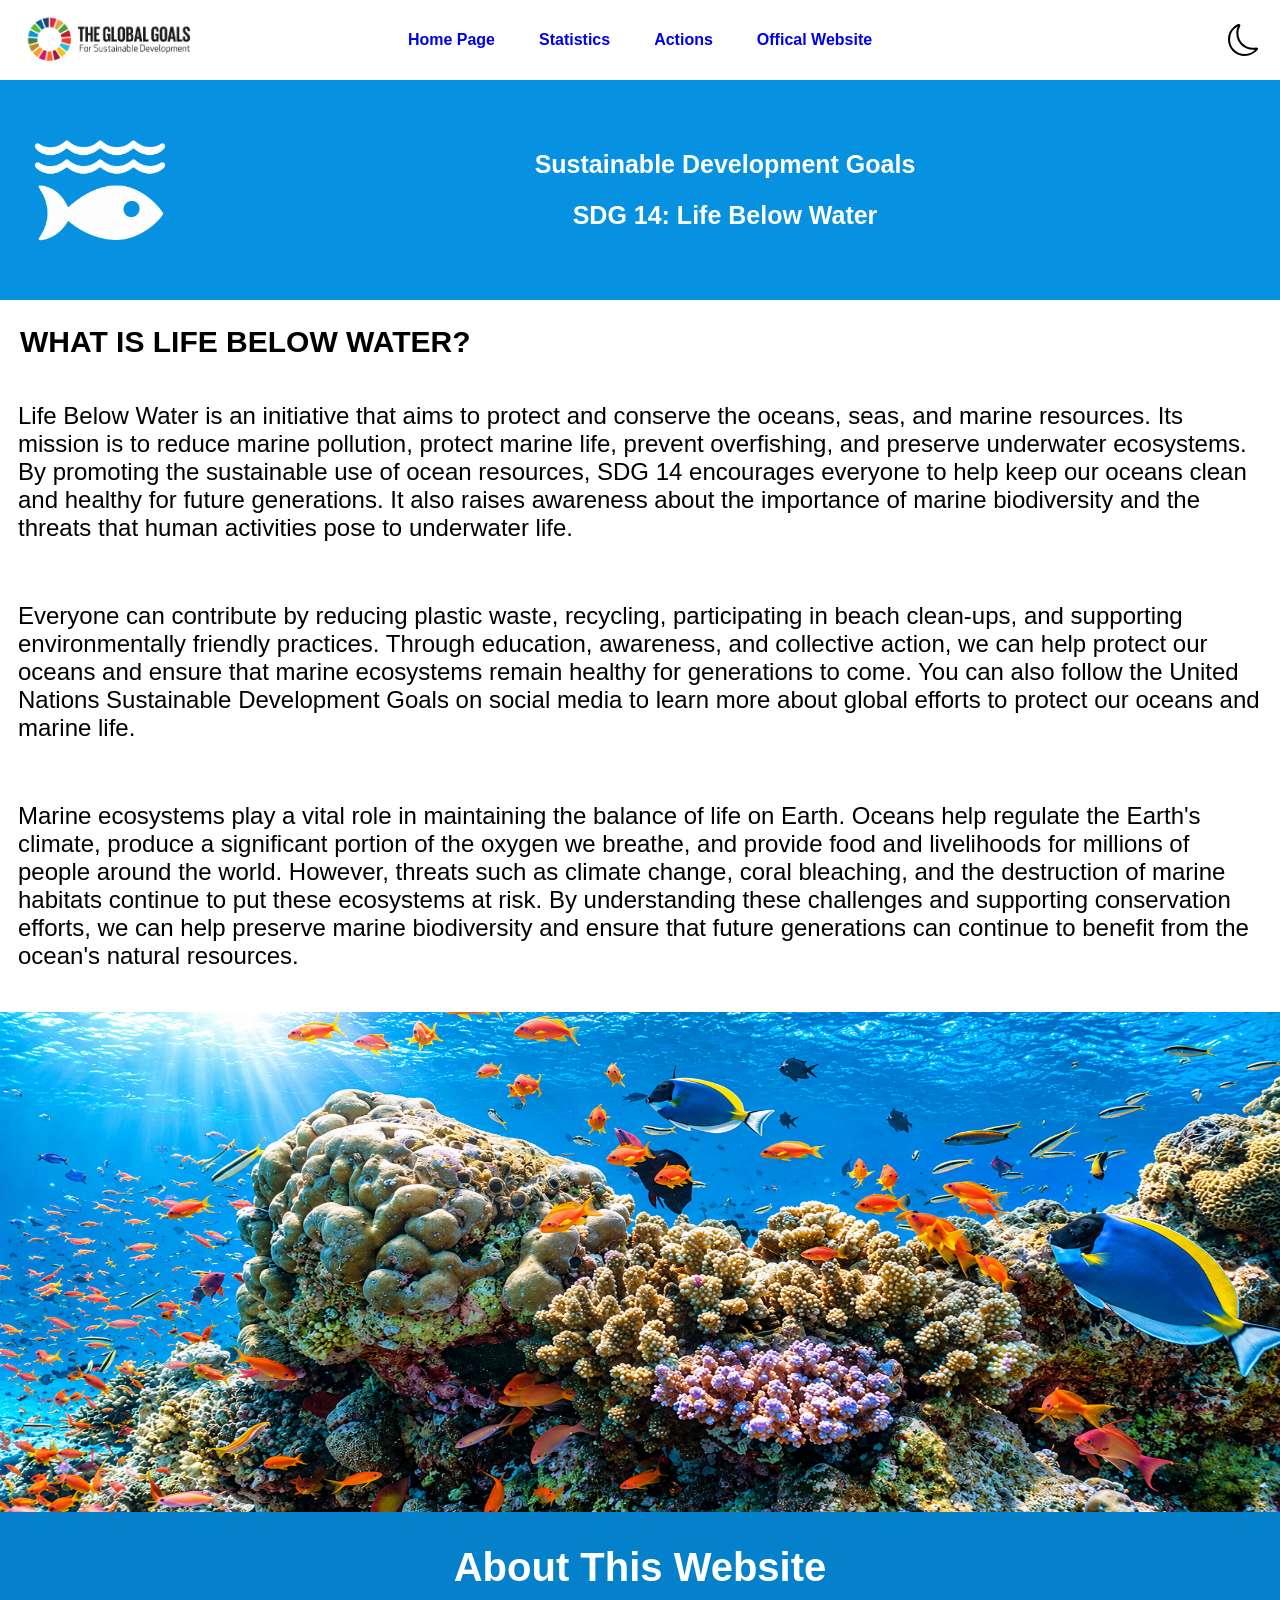
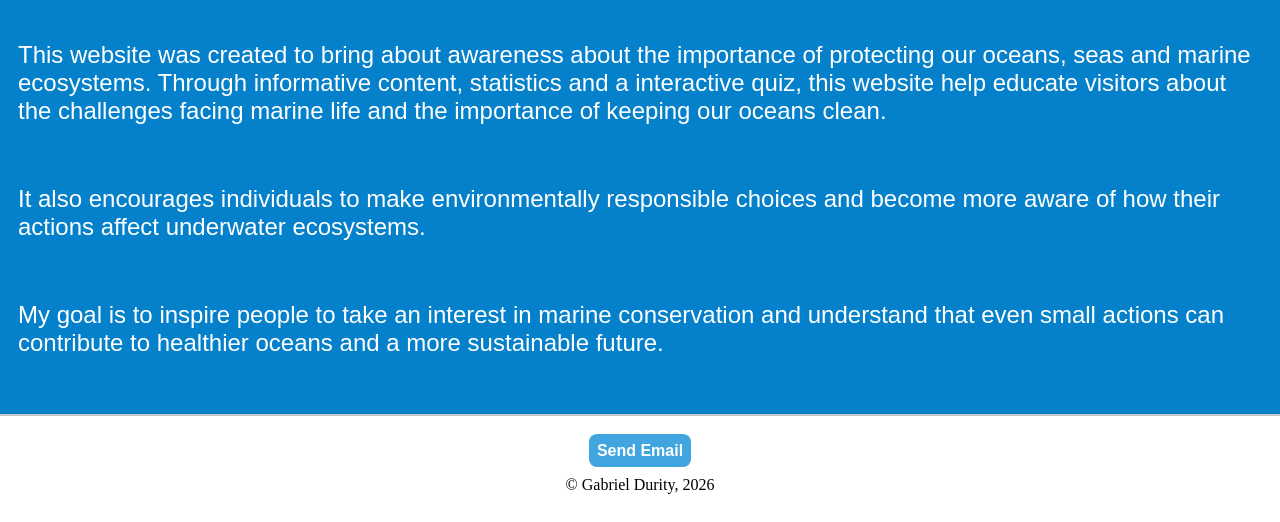
<file: index.html>
<!DOCTYPE html>
<html lang="en">
    <head>
        <meta charset="UTF-8">
        <meta name="viewport" content="width=device-width, initial-scale=1.0">
        <title>Home Page</title>
        <link rel="stylesheet" href="css/styles.css"> <!-- Links CSS file -->
    </head>
    <body>
        <header>
            <img src="images/SDG_logo.png" class="nav_image" alt="Global Goals Logo">

            <nav class="navigation" id="navLinks">
                <a href="index.html">Home Page</a>
                <a href="statistics.html">Statistics</a>
                <a href="actions.html">Actions</a>
                <a href="https://globalgoals.org/goals/14-life-below-water/">Offical Website</a> 
            </nav>
            
                <img src="images/Moon_DarkMode.svg" id="DarkModeIcon" onclick="ToggleDark()" alt="Toggle Dark Mode" class="darkmode_btns" width="32">
                
                <button class="menu_btn" onclick="ToggleMenu()" aria-label="Toggle navigation menu" aria-expanded="false"> ☰ </button>
        </header>

        <main>
            <section class="SDG">
                <figure class="LBW_figure">
                    <img src="images/LBW-Logo-2.png" alt="SDG 14: Life Below Water Logo" class="LBW_img">
                </figure>
                
                <header class="LDW_header_text">
                    <h1 class="SDG_h1">Sustainable Development Goals</h1>

                    <h2 class="SDG_h2">SDG 14: Life Below Water</h2>
                </header>
            </section>

            <section>
                <h1 class="home_h1">WHAT IS LIFE BELOW WATER?</h1>

                <p class="home_page_para">Life Below Water is an initiative that aims to protect and conserve the oceans, seas, and marine resources. Its mission is to reduce marine pollution, protect marine life, prevent overfishing, and preserve underwater ecosystems. By promoting the sustainable use of ocean resources, SDG 14 encourages everyone to help keep our oceans clean and healthy for future generations. It also raises awareness about the importance of marine biodiversity and the threats that human activities pose to underwater life.</p>

                <p class="home_page_para">Everyone can contribute by reducing plastic waste, recycling, participating in beach clean-ups, and supporting environmentally friendly practices. Through education, awareness, and collective action, we can help protect our oceans and ensure that marine ecosystems remain healthy for generations to come. You can also follow the United Nations Sustainable Development Goals on social media to learn more about global efforts to protect our oceans and marine life.</p>

                <p class="home_page_para">Marine ecosystems play a vital role in maintaining the balance of life on Earth. Oceans help regulate the Earth's climate, produce a significant portion of the oxygen we breathe, and provide food and livelihoods for millions of people around the world. However, threats such as climate change, coral bleaching, and the destruction of marine habitats continue to put these ecosystems at risk. By understanding these challenges and supporting conservation efforts, we can help preserve marine biodiversity and ensure that future generations can continue to benefit from the ocean's natural resources.</p>
            </section>

            <section class="about">
                <figure>
                    <img src="images/CoralReef.png" alt="Panaramic view of a coral reef." class="coralreef">
                </figure>

                <h1 class="about_h1">About This Website</h1>

                <p class="about_para">This website was created to bring about awareness about the importance of protecting our oceans, seas and marine ecosystems. Through informative content, statistics and a interactive quiz, this website help educate visitors about the challenges facing marine life and the importance of keeping our oceans clean.</p>

                <p class="about_para">It also encourages individuals to make environmentally responsible choices and become more aware of how their actions affect underwater ecosystems.</p>

                <p class="about_para">My goal is to inspire people to take an interest in marine conservation and understand that even small actions can contribute to healthier oceans and a more sustainable future.</p>
            </section>
        </main>

        <footer>
            <a href="mailto:recipient@example.com" class="email_link">Send Email</a>
            <p class="copyright">&copy; Gabriel Durity, 2026</p>
        </footer>

        <script src="js/main.js"></script>
    </body>
</html>
</file>
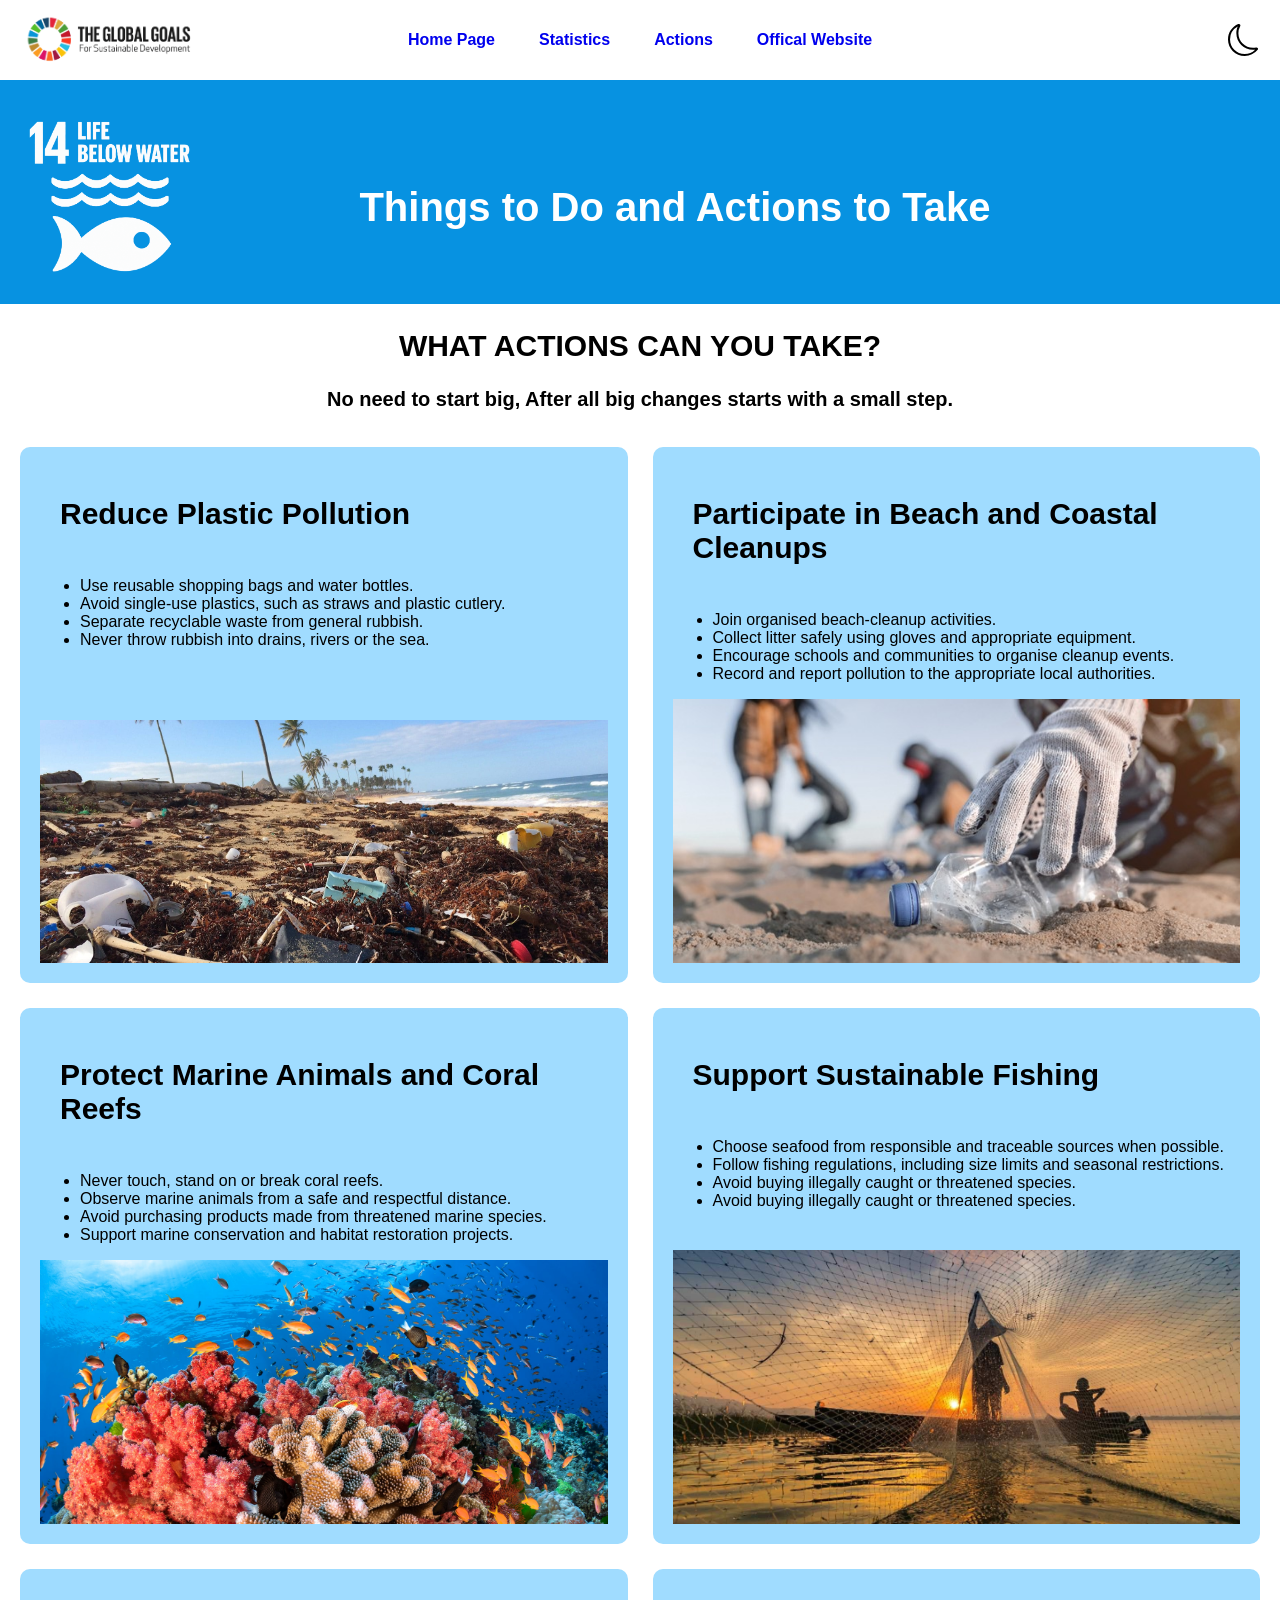
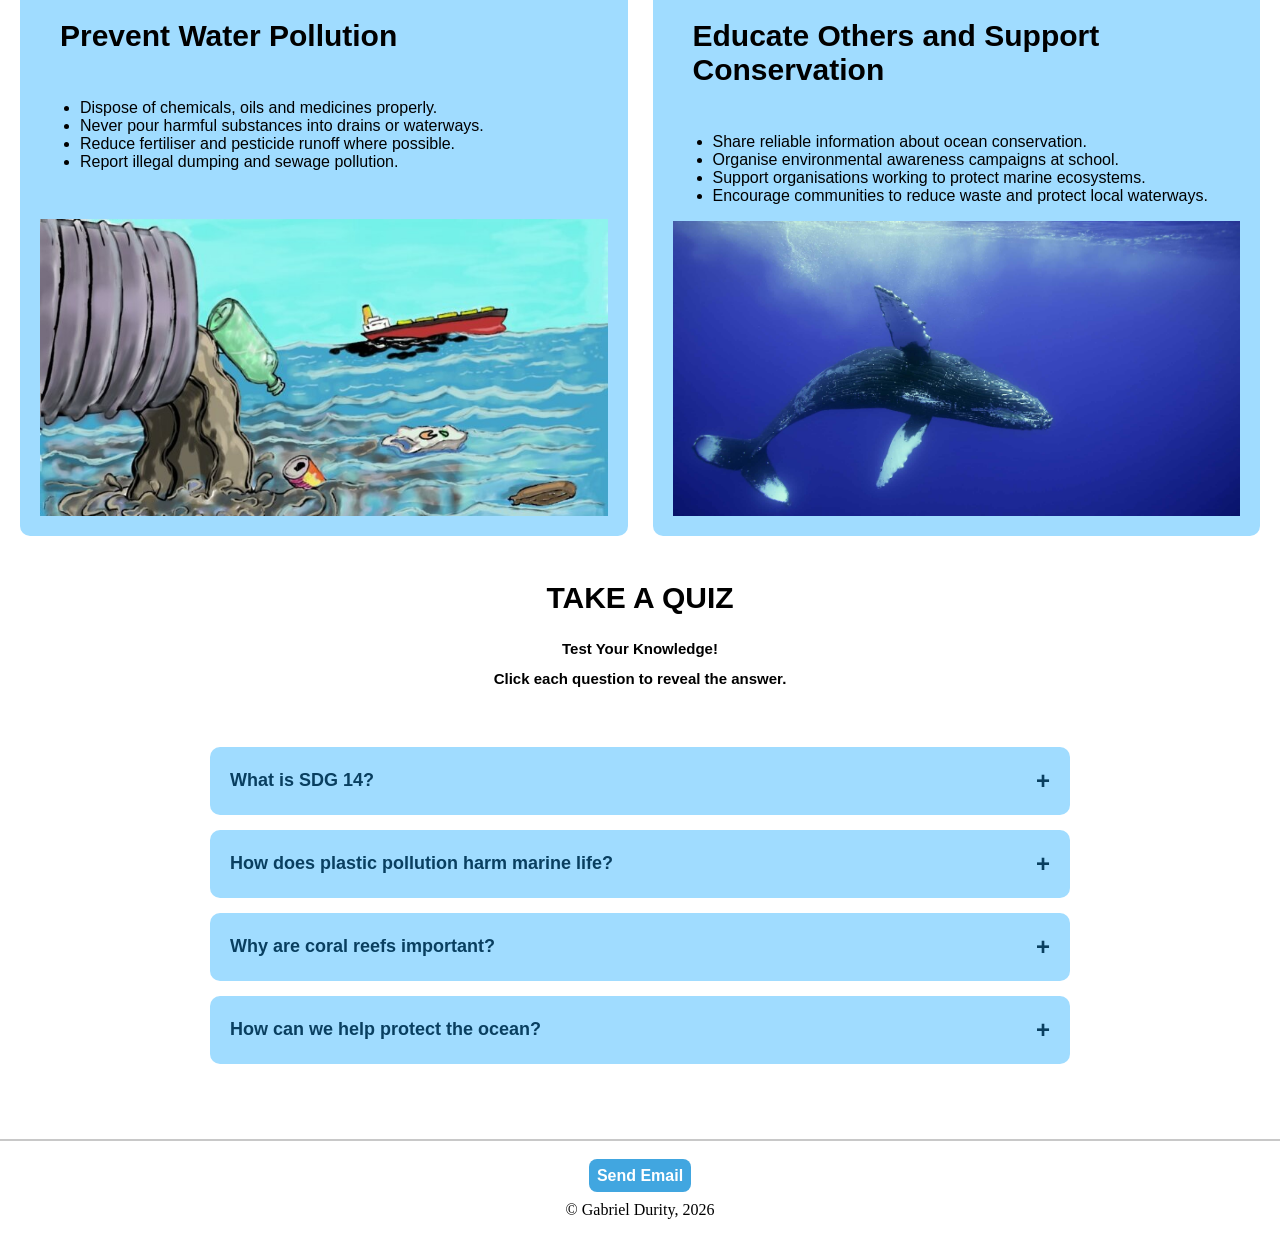
<file: actions.html>
<!DOCTYPE html>
<html lang="en">
    <head>
        <meta charset="UTF-8">
        <meta name="viewport" content="width=device-width, initial-scale=1.0">
        <title>Home</title>
        <link rel="stylesheet" href="css/styles.css"> <!-- Links CSS file -->
    </head>
    <body>
        <header>
            <img src="images/SDG_logo.png" class="nav_image">

            <nav class="navigation" id="navLinks">
                <a href="index.html">Home Page</a>
                <a href="statistics.html">Statistics</a>
                <a href="actions.html">Actions</a>
                <a href="https://globalgoals.org/goals/14-life-below-water/">Offical Website</a>  
            </nav>
            
                <img src="images/Moon_DarkMode.svg" id="DarkModeIcon" onclick="ToggleDark()" alt="Toggle Dark Mode" class="darkmode_btns" width="32">
                
                <button class="menu_btn" onclick="ToggleMenu()" aria-label="Toggle navigation menu" aria-expanded="false"> ☰ </button>
        </header>

        <main>
            <section class="SDG">
                <figure class="LBW_figure">
                    <img src="images/Life_Below_Water_Emblem.png" alt="SDG 14: Life Below Water Emblem" class="Emblem_img">
                </figure>
                
                <header class="LDW_header_text">
                    <h1 class="AMH">Things to Do and Actions to Take</h1>
                </header>
            </section>

            <section>
                <h1 class="action_h1">WHAT ACTIONS CAN YOU TAKE?</h1>
                <h2 class="action_h2">No need to start big, After all big changes starts with a small step.</h2>
            </section>

            <section class="take_action">
                <article>
                    <h1 class="home_h1">Reduce Plastic Pollution</h1>
                    <ul class="TA_ul">
                        <li>Use reusable shopping bags and water bottles.</li>
                        <li>Avoid single-use plastics, such as straws and plastic cutlery.</li>
                        <li>Separate recyclable waste from general rubbish.</li>
                        <li>Never throw rubbish into drains, rivers or the sea.</li>
                    </ul>

                    <figure>
                        <img src="images/reduce-plastic-pollution_2.jpg" alt="Image of plastic pollution.">
                    </figure>
                </article>

                <article>
                    <h1 class="home_h1">Participate in Beach and Coastal Cleanups</h1>
                    <ul class="TA_ul">
                        <li>Join organised beach-cleanup activities.</li>
                        <li>Collect litter safely using gloves and appropriate equipment.</li>
                        <li>Encourage schools and communities to organise cleanup events.</li>
                        <li>Record and report pollution to the appropriate local authorities.</li>
                    </ul>

                    <figure>
                        <img src="images/Reduce_Plastic_Pollution.jpg" alt="Image of someone picking up a plastic bottle.">
                    </figure>
                </article>

                <article>
                    <h1 class="home_h1">Protect Marine Animals and Coral Reefs</h1>
                    <ul class="TA_ul">
                        <li>Never touch, stand on or break coral reefs.</li>
                        <li>Observe marine animals from a safe and respectful distance.</li>
                        <li>Avoid purchasing products made from threatened marine species.</li>
                        <li>Support marine conservation and habitat restoration projects.</li>
                    </ul>

                    <figure>
                        <img src="images/coral-reefs.jpg" alt="Image of a coral reef and marine life.">
                    </figure>
                </article>

                <article>
                    <h1 class="home_h1">Support Sustainable Fishing</h1>
                    <ul class="TA_ul">
                        <li>Choose seafood from responsible and traceable sources when possible.</li>
                        <li>Follow fishing regulations, including size limits and seasonal restrictions.</li>
                        <li>Avoid buying illegally caught or threatened species.</li>
                        <li>Avoid buying illegally caught or threatened species.</li>
                    </ul>
    
                    <figure>
                        <img src="images/sustainable_fishing.jpg" alt="Image of a fishing net.">
                    </figure>
                </article>


                <article>
                    <h1 class="home_h1">Prevent Water Pollution</h1>
                    <ul class="TA_ul">
                        <li>Dispose of chemicals, oils and medicines properly.</li>
                        <li>Never pour harmful substances into drains or waterways.</li>
                        <li>Reduce fertiliser and pesticide runoff where possible.</li>
                        <li>Report illegal dumping and sewage pollution.</li>
                    </ul>

                    <figure>
                        <img src="images/prevent-water-pollution.jpg" alt="Image of water pollution.">
                    </figure>
                </article>

                <article>
                    <h1 class="home_h1">Educate Others and Support Conservation</h1>
                    <ul class="TA_ul">
                        <li>Share reliable information about ocean conservation.</li>
                        <li>Organise environmental awareness campaigns at school.</li>
                        <li>Support organisations working to protect marine ecosystems.</li>
                        <li>Encourage communities to reduce waste and protect local waterways.</li>
                    </ul>

                    <figure>
                        <img src="images/whale.jpg" alt="Image of a humpback whale.">
                    </figure>
                </article>
            </section>

            <section>
                <h1 class="action_h1">TAKE A QUIZ</h1>
            </section>

            <section>
                <h2 class="quiz_h2">Test Your Knowledge!</h1>
                <h2 class="quiz_h2">Click each question to reveal the answer.</h2>
            </section>

            <section class="quiz_accordion">
                <article class="accordion_item">
                    <h3> 
                        <button class="accordion_btn" aria-expanded="false" aria-controls="answer1" id="question1">
                            What is SDG 14?
                            <span class="accordion_icon" aria-hidden="true">+</span>
                        </button>
                    </h3>

                    <section class="accordion_content" id="answer1" role="region" aria-labelledby="question1" hidden>
                        <p>SDG 14 aims to conserve and sustainably use the oceans, seas and marine resources.</p>
                    </section>
                </article>
                         
                <article class="accordion_item">
                    <h3> 
                        <button class="accordion_btn" aria-expanded="false" aria-controls="answer2" id="question2">
                            How does plastic pollution harm marine life?
                            <span class="accordion_icon" aria-hidden="true">+</span>
                        </button>
                    </h3>

                    <section class="accordion_content" id="answer2" role="region" aria-labelledby="question2" hidden>
                        <p>Marine animals may mistake plastic for food, become entangled in plastic waste, or be harmed by the pollution in their habitats.</p>
                    </section>
                </article>

                <article class="accordion_item">
                    <h3> 
                        <button class="accordion_btn" aria-expanded="false" aria-controls="answer3" id="question3">
                        Why are coral reefs important?
                        <span class="accordion_icon" aria-hidden="true">+</span>
                        </button>
                    </h3>

                    <section class="accordion_content" id="answer3" role="region" aria-labelledby="question3" hidden>
                        <p>Coral reefs provide habitats for marine life, support biodiversity, and help protect coastlines.</p>
                    </section>
                </article>

                <article class="accordion_item">
                     <h3> 
                        <button class="accordion_btn" aria-expanded="false" aria-controls="answer4" id="question4">
                            How can we help protect the ocean?
                            <span class="accordion_icon" aria-hidden="true">+</span>
                        </button>
                    </h3>

                    <section class="accordion_content" id="answer4" role="region" aria-labelledby="question4" hidden>
                        <p>We can reduce single-use plastics, dispose of waste properly, participate in coastal cleanups, and support marine conservation.</p>
                    </section>
                </article>
            </section>
            
        </main>

        <footer>
            <a href="mailto:recipient@example.com" class="email_link">Send Email</a>
            <p class="copyright">&copy; Gabriel Durity, 2026</p>
        </footer>

        <script src="js/main.js"></script>
    </body>
</html>
</file>
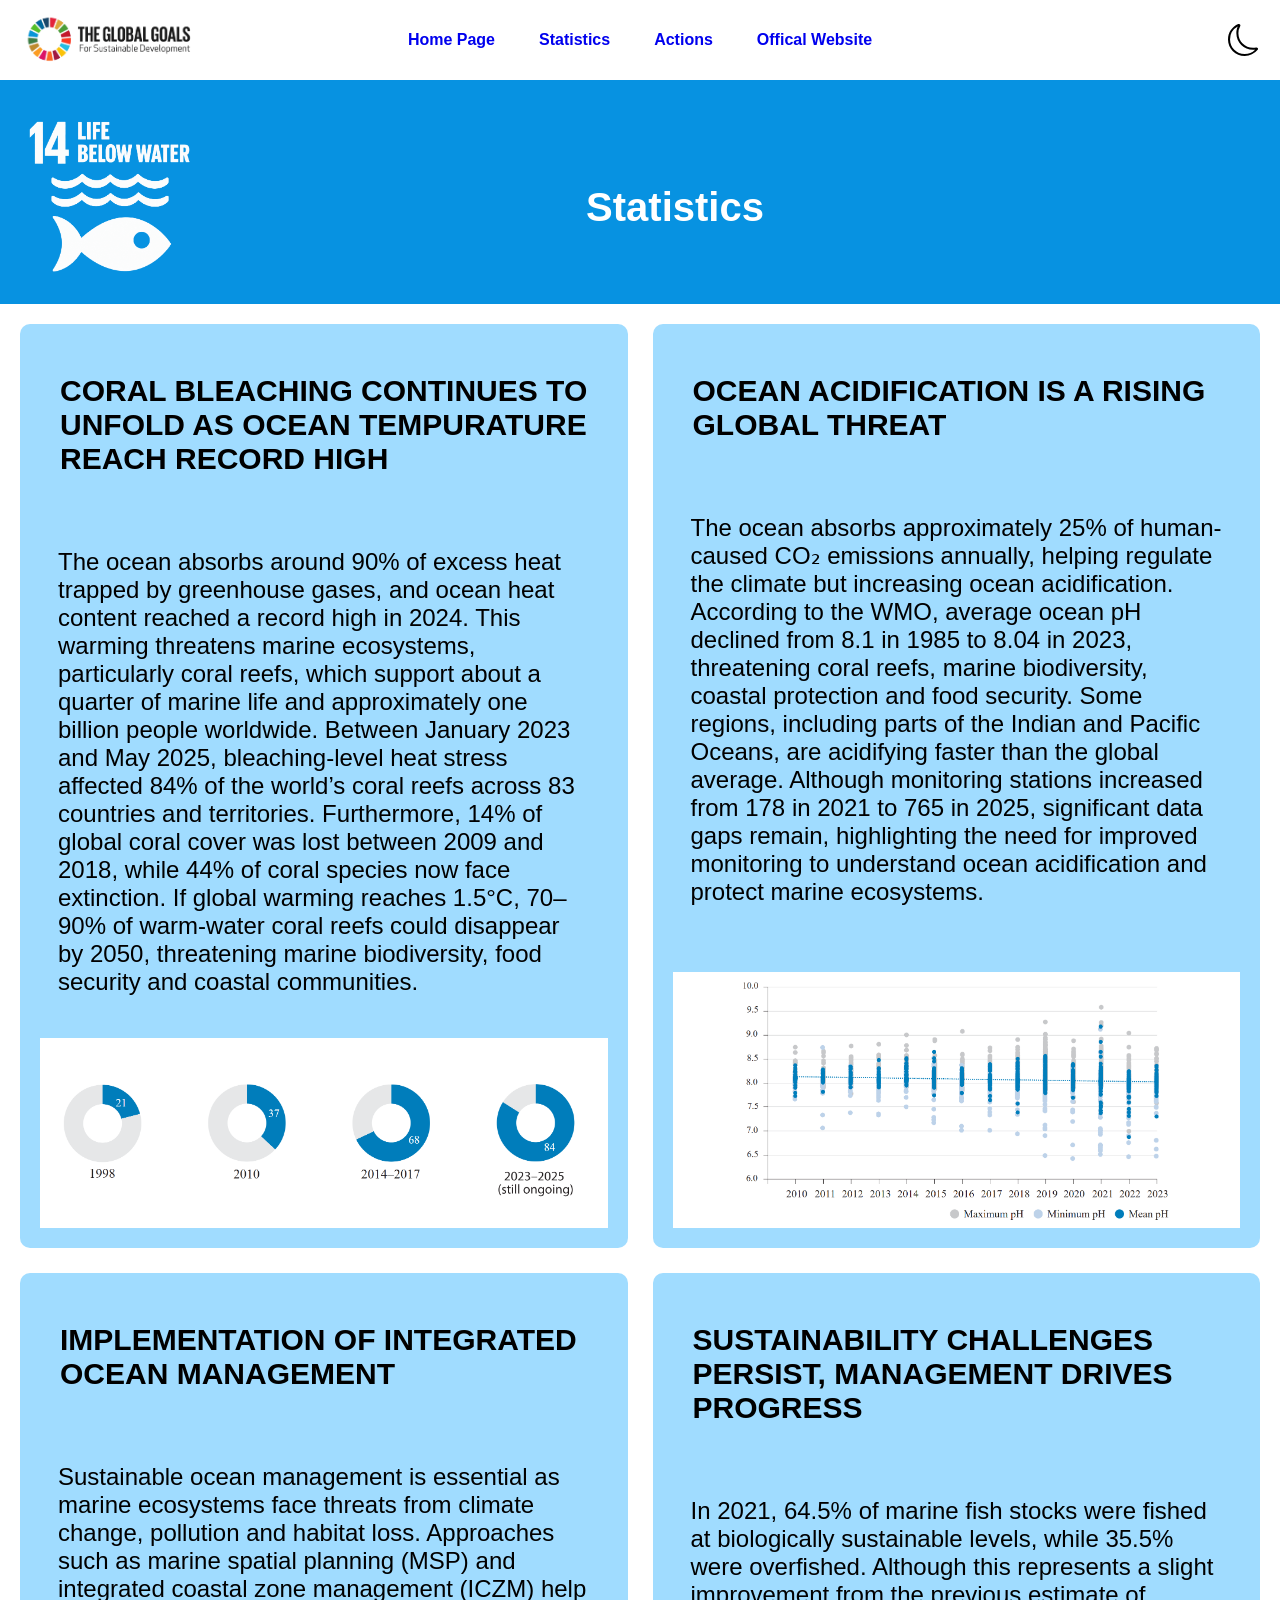
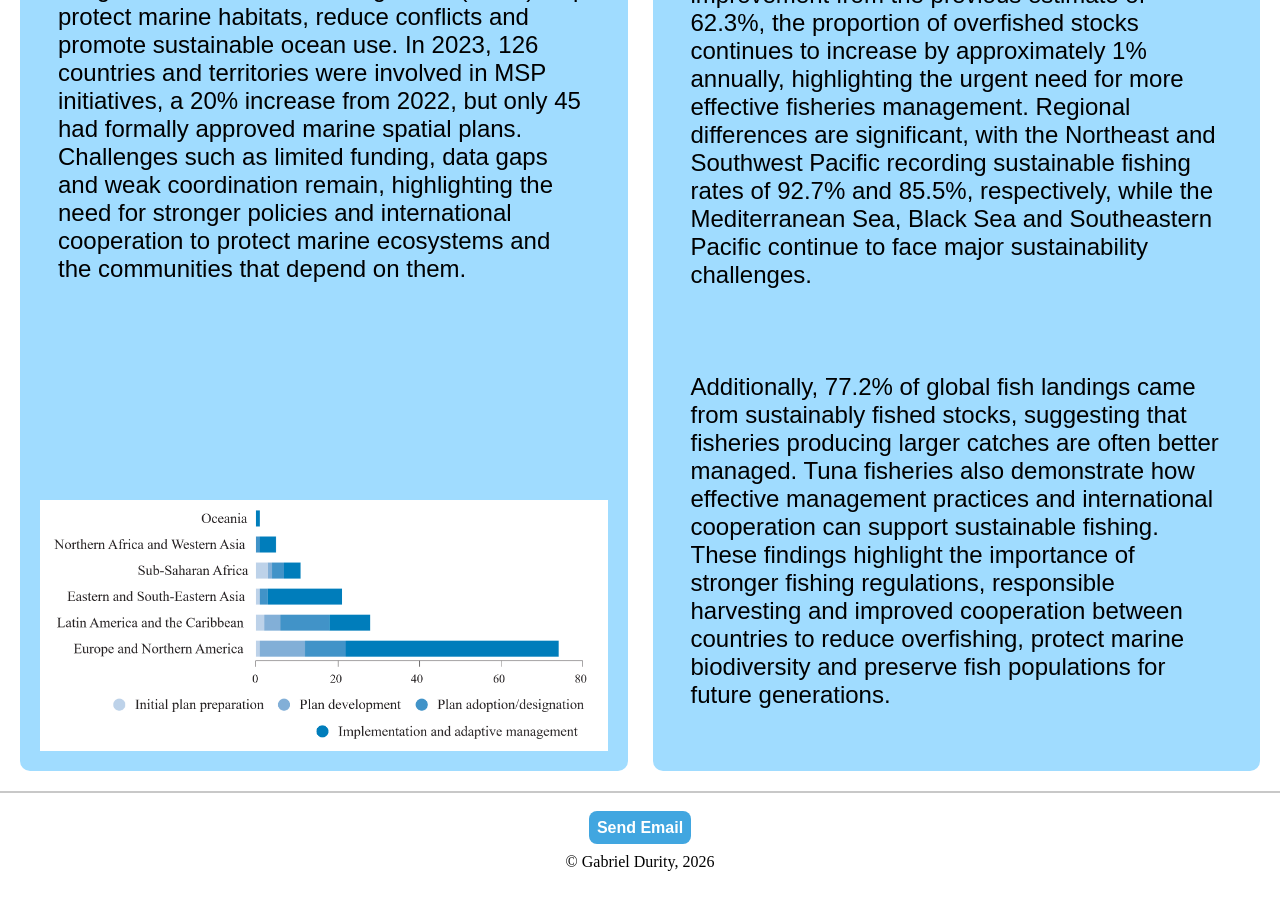
<file: statistics.html>
<!DOCTYPE html>
<html lang="en">
    <head>
        <meta charset="UTF-8">
        <meta name="viewport" content="width=device-width, initial-scale=1.0">
        <title>Home Page</title>
        <link rel="stylesheet" href="css/styles.css"> <!-- Links CSS file -->
    </head>
    <body>
        <header>
            <img src="images/SDG_logo.png" class="nav_image" alt="Global Goals Logo">

            <nav class="navigation" id="navLinks">
                <a href="index.html">Home Page</a>
                <a href="statistics.html">Statistics</a>
                <a href="actions.html">Actions</a>
                <a href="https://globalgoals.org/goals/14-life-below-water/">Offical Website</a>  
            </nav>
            
                <img src="images/Moon_DarkMode.svg" id="DarkModeIcon" onclick="ToggleDark()" alt="Toggle Dark Mode" class="darkmode_btns" width="32">
                
                <button class="menu_btn" onclick="ToggleMenu()" aria-label="Toggle navigation menu" aria-expanded="false"> ☰ </button>
        </header>

        <main>
            <section class="SDG">
                <figure class="LBW_figure">
                    <img src="images/Life_Below_Water_Emblem.png" alt="SDG 14: Life Below Water Emblem" class="Emblem_img">
                </figure>
                
                <header class="LDW_header_text">
                    <h1 class="SDG14_h1">Statistics</h1>
                </header>
            </section>

            <section class="stat_grid">
                <article>
                    <h1 class="home_h1">CORAL BLEACHING CONTINUES TO UNFOLD AS OCEAN TEMPURATURE REACH RECORD HIGH</h1>

                    <p class="home_page_para">The ocean absorbs around 90% of excess heat trapped by greenhouse gases, and ocean heat content reached a record high in 2024. This warming threatens marine ecosystems, particularly coral reefs, which support about a quarter of marine life and approximately one billion people worldwide. Between January 2023 and May 2025, bleaching-level heat stress affected 84% of the world’s coral reefs across 83 countries and territories. Furthermore, 14% of global coral cover was lost between 2009 and 2018, while 44% of coral species now face extinction. If global warming reaches 1.5°C, 70–90% of warm-water coral reefs could disappear by 2050, threatening marine biodiversity, food security and coastal communities.</p>

                    <figure>
                        <img src="images/SDG14_G1.png" alt="Pice graphs showing reefs bleached over the years.">
                    </figure>
                </article>

                <article>
                    <h1 class="home_h1">OCEAN ACIDIFICATION IS A RISING GLOBAL THREAT</h1>

                    <p class="home_page_para">The ocean absorbs approximately 25% of human-caused CO₂ emissions annually, helping regulate the climate but increasing ocean acidification. According to the WMO, average ocean pH declined from 8.1 in 1985 to 8.04 in 2023, threatening coral reefs, marine biodiversity, coastal protection and food security. Some regions, including parts of the Indian and Pacific Oceans, are acidifying faster than the global average. Although monitoring stations increased from 178 in 2021 to 765 in 2025, significant data gaps remain, highlighting the need for improved monitoring to understand ocean acidification and protect marine ecosystems.</p>

                    <figure>
                        <img src="images/SDG14_G2.png" alt="Graph showing ocean acidification.">
                    </figure>
                </article>

                <article>
                    <h1 class="home_h1">IMPLEMENTATION OF INTEGRATED OCEAN MANAGEMENT</h1>

                    <p class="home_page_para">Sustainable ocean management is essential as marine ecosystems face threats from climate change, pollution and habitat loss. Approaches such as marine spatial planning (MSP) and integrated coastal zone management (ICZM) help protect marine habitats, reduce conflicts and promote sustainable ocean use. In 2023, 126 countries and territories were involved in MSP initiatives, a 20% increase from 2022, but only 45 had formally approved marine spatial plans. Challenges such as limited funding, data gaps and weak coordination remain, highlighting the need for stronger policies and international cooperation to protect marine ecosystems and the communities that depend on them.</p>

                    <figure>
                        <img src="images/SDG14_G3.png" alt="Graph showing the percentage of reefs bleached.">
                    </figure>
                </article>

                <article>
                    <h1 class="home_h1">SUSTAINABILITY CHALLENGES PERSIST, MANAGEMENT DRIVES PROGRESS</h1>

                    <p class="home_page_para">In 2021, 64.5% of marine fish stocks were fished at biologically sustainable levels, while 35.5% were overfished. Although this represents a slight improvement from the previous estimate of 62.3%, the proportion of overfished stocks continues to increase by approximately 1% annually, highlighting the urgent need for more effective fisheries management. Regional differences are significant, with the Northeast and Southwest Pacific recording sustainable fishing rates of 92.7% and 85.5%, respectively, while the Mediterranean Sea, Black Sea and Southeastern Pacific continue to face major sustainability challenges.</p>
                        
                    <p class="home_page_para">Additionally, 77.2% of global fish landings came from sustainably fished stocks, suggesting that fisheries producing larger catches are often better managed. Tuna fisheries also demonstrate how effective management practices and international cooperation can support sustainable fishing. These findings highlight the importance of stronger fishing regulations, responsible harvesting and improved cooperation between countries to reduce overfishing, protect marine biodiversity and preserve fish populations for future generations.</p>
                </article>
            </section>

        </main>

        <footer>
            <a href="mailto:recipient@example.com" class="email_link">Send Email</a>
            <p class="copyright">&copy; Gabriel Durity, 2026</p>
        </footer>

        <script src="js/main.js"></script>
    </body>
</html>
</file>
<file: css/styles.css>
* {
    box-sizing: border-box;
}

body {
    margin: 0;
    padding: 0%;
    /*background: linear-gradient(135deg, #7fe5f0, #4ca1af, #2c3e50);*/
}

.dark_mode {
    /*background-image: linear-gradient(#0a4798,#0e203a );*/
    background: #0b4b73;
}

/* ======================================================================================================
                                                    MAIN  
========================================================================================================= */

header {
    width: 100%;
    height: 80px;
    display: flex;              
    align-items: center;
    justify-content: space-between;
    background-color: #ffffff;
    position: relative;
    padding: 0 20px;
    box-sizing: border-box;
}

.nav_image {
    width: 190px;
    height: 70px;
    object-fit: contain;
    flex-shrink: 0;
}

/* ____________ Navigation Links ____________ */

.navigation {
    position: absolute;
    left: 50%;
    transform: translateX(-50%);
    display: flex;
    justify-content: center;
    align-items: center;
    gap: 20px;
}

.navigation a {
    padding: 24px 12px;
    text-decoration: none;
    white-space: nowrap;    
    transition: 0.3s;
    font-family: 'Segoe UI', Tahoma, Geneva, Verdana, sans-serif;
    font-weight: bold;
}

.navigation a:hover {
    transform: scale(1.05);
}

.navigation a:active {
    background: #337ee7;
    color: #ffffff;
}

/* ____________ NAVBAR DARK MODE ____________ */

.header_D {
    background-color: #0b4b73;

}

.navigation_D a {
    color: white;
}

.navigation_D a:active {
    background: #0b2549;
    color: #ffffff;
}

/* ___________________________________________ */

/* ________________________________________________________________ */

/* ____________ DARK THEME BUTTON ____________ */

#DarkModeIcon {
    width: 32px;
    cursor: pointer;
    flex-shrink: 0;
}

.darkmode_btns {
    width: 15%;
    display: flex;
    justify-content: center;
    align-items: center;
    gap: 12px;
    transition: 0.3s;
}

.darkmode_btns:hover {
    transform: scale(1.05);
}

.darkmode_btns img {
    cursor: pointer;
}

/* ___________________________ */

.menu_btn {
    display: none;
}

/* _______ MOBILE NAVBAR ________ */

@media screen and (max-width: 768px) {

    header {
        min-height: 65px;
        padding: 0 12px;
    }

    .nav_image {
        width: 100px;
        height: 60px;
        margin-right: auto;
    }

    .navigation {
        display: none;
        position: absolute;
        top: 100%;
        left: 0;
        width: 100%;
        transform: none;
        flex-direction: column;
        align-items: stretch;
        background-color: #ffffff;
        z-index: 1000;
        box-shadow: 0 4px 8px #00000020;
        gap: 0;
    }

    .navigation a {
        padding: 15px 20px;
        text-align: center;
        border-top: 1px solid #dddddd;
    }

    .navigation.show {
        display: flex;
    }

    .menu_btn {
        display: block;
        border: none;
        background: transparent;
        font-size: 28px;
        cursor: pointer;
        padding: 4px;
        margin-left: 12px;
    }

    @media screen and (min-width: 769px) {
        .menu.btn {
            display: none;
        }
    }

    /* ________ MOBILE NAVBAR DARK MODE _______ */

    .navigation_D {
        background-color: #093f60;

    }

    .navigation_D a {
        color: white;
    }

    .navigation_D a:active {
        background: #0b2549;
        color: #ffffff;
    }

/* __________________________________________ */
}



/* _______________________________________________________ */

main {
    margin: 0;
    padding: 0;
}

.home_page_para {
    font-family: 'Trebuchet MS', 'Lucida Sans Unicode', 'Lucida Grande', 'Lucida Sans', Arial, sans-serif ;
    font-size: 24px;
    padding: 18px;
}

/* ____________ SDG 14's logo and text ____________ */

.SDG {
    background-color: #0792e1;
    min-height: 220px;
    width: 100%;
    display: flex;
    flex-direction: row;
    align-items: center;
    justify-content: center;
    gap: 10px;
    padding: 20px;
}

.SDG_D {                                       /* NAVBAR DARK MODE */
    background-color: #011f31;
}


.LBW_figure {
    margin: 0;
    flex-shrink: 0;
}

.LBW_img {
    width: 160px;
    height: auto;
    display: block;
}

.LDW_header_text {
    display: flex;
    flex-direction: column;
    gap: 10px;
    /*margin-right: 200px;*/
    background-color: transparent;
}

.SDG_h1,
.SDG_h2 {
    font-family: 'Trebuchet MS', 'Lucida Sans Unicode', 'Lucida Grande', 'Lucida Sans', Arial, sans-serif ;
    color: #FFFFFF;
    font-size: 25px;
    padding: 0;
    margin: 0;
}

.home_h1 {
    font-family: 'Trebuchet MS', 'Lucida Sans Unicode', 'Lucida Grande', 'Lucida Sans', Arial, sans-serif ;
    font-weight: bolder;
    font-size: 30px;
    margin-left: 20px;
}

@media screen and (max-width: 600px) {
    .SDG {
        gap: 15px;
        padding: 15px;
    }

    .LBW_img {
        width: 90px;
    }

    /*.LDW_header_text {
        background-color: transparent;
    }*/

    .SDG_h1,
    .SDG_h2 {
        font-size: 18px;
    }
}

/* ____________ HOME PAGE TEXT DARK MODE ____________ */

.home_page_para_D {
    color: #e9e8e8;
}

.home_h1_D {
    color: white
}

/* ___________________________________________ */

/* ________________________________________ */

/* ______________ ABOUT SECTION _______________ */

.about {
    width: 100%;
    background-color: #0481ca;
    padding-bottom: 15px;
}

.coralreef {
    display: block;
    width: 100%;
    height: 500px;
    max-width: 100%;
    object-fit: fill;
    margin: 0;
    padding: 0;

}

.about figure {
    width: 100%;
    margin: 0;
    padding: 0;
}

@media screen and (max-width: 600px) {
    .coralreef {
        display: block;
        width: 100%;
        height: 400px;
        max-width: none;
        object-fit: cover;
        max-height: 300px;
    }
}

.about_h1 {
    font-family: 'Trebuchet MS', 'Lucida Sans Unicode', 'Lucida Grande', 'Lucida Sans', Arial, sans-serif ;
    font-weight: bolder;
    font-size: 40px;
    text-align: center;
    color: white;
}

.about_para {
    font-family: 'Trebuchet MS', 'Lucida Sans Unicode', 'Lucida Grande', 'Lucida Sans', Arial, sans-serif ;
    font-size: 24px;
    padding: 18px;
    color: white;
}
/* ________ ABOUT SECTION DARK MODE _______ */

.about_D {
    background-color: #093f60;
}

.about_para_D {
    color: #e9e8e8;
}

/* ________________________________________ */

@media screen and (max-width: 600px) {
    .about_h1 {
        font-size: 30px;
    }
}

/* ___________________________________________ */


/* ====================================================================================================== */


/* ======================================================================================================
                                            STATISTICS  
========================================================================================================= */

.SDG14_h1 {
    font-family: 'Trebuchet MS', 'Lucida Sans Unicode', 'Lucida Grande', 'Lucida Sans', Arial, sans-serif ;
    color: #FFFFFF;
    font-size: 40px;
    padding: 0;
    margin-right: 120px;
}

.Emblem_img {
    width: 180px;
}

@media screen and (max-width: 600px) {
    .Emblem_img {
    width: 120px;
    }

    .SDG14_h1 {
    font-size: 30px;
    margin: 0;
    margin-top: 20px;
    }
}

/* ___________ GRID __________ */

.stat_grid {
    display: grid;
    grid-template-columns: repeat(2, 1fr);
    gap: 25px;
    padding: 20px;
    align-items: stretch;
}

.stat_grid article {
    display: flex;
    flex-direction: column;
    padding: 20px; 
    /*background-color: #093f60;*/
    background-color: #a0dcff;
    border-radius: 10px;
    min-width: 0;
}

.stat_grid p {
    flex-grow: 1;
}

@media screen and (max-width: 600px) {
    .stat_grid {
        grid-template-columns: minmax(0, 1fr);
    }
}

/* ____________________________ */

.stat_grid article figure {
    width: 100%;
    margin: 0;
    margin-top: auto;
}

.stat_grid article img {
    display: block;
    width: 100%;
    height: auto;
}

/* ___________ DARKMODE ___________ */

.stat_grid_D article {
    background-color: #093f60;
}

/* ________________________________ */


/* ====================================================================================================== */


/* ======================================================================================================
                                            ACTION  
========================================================================================================= */

.AMH {
    font-family: 'Trebuchet MS', 'Lucida Sans Unicode', 'Lucida Grande', 'Lucida Sans', Arial, sans-serif ;
    color: #FFFFFF;
    font-size: 40px;
    padding: 0;
    margin-right: 120px;
}

.action_h1 {
    font-family: 'Trebuchet MS', 'Lucida Sans Unicode', 'Lucida Grande', 'Lucida Sans', Arial, sans-serif;
    font-size: 30px;
    font-weight: bolder;
    text-align: center;
}

.action_h2 {
    font-family: 'Lucida Sans Unicode', 'Lucida Grande', 'Lucida Sans', Arial, sans-serif;
    font-size: 20px;
    text-align: center;  
}

@media screen and (max-width: 600px) {
    .AMH {
    font-size: 30px;
    margin: 0;
    }
}

/* ___________ GRID __________ */

.take_action {
    display: grid;
    grid-template-columns: repeat(2, 1fr);
    gap: 25px;
    padding: 20px;
    align-items: stretch;
}

.take_action article {
    display: flex;
    flex-direction: column;
    padding: 20px; 
    /*background-color: #093f60;*/
    background-color: #a0dcff;
    border-radius: 10px;
    min-width: 0;
}

.TA_ul {
    font-family: 'Trebuchet MS', 'Lucida Sans Unicode', 'Lucida Grande', 'Lucida Sans', Arial, sans-serif;
}

.take_action article figure {
    width: 100%;
    margin: 0;
    margin-top: auto;
}

.take_action article img {
    display: block;
    width: 100%;
    height: auto;
}

@media screen and (max-width: 600px) {
    .take_action {
        grid-template-columns: minmax(0, 1fr);
    }

    .take_action article figure {
    width: 100%;
    margin: 0;
    margin-top: auto;
    }

    .take_action article img {
        display: block;
        width: 100%;
        height: auto;
    }
}

/* ____________________________ */

/* ___________ DARKMODE ___________ */

.action_D {
    color: white;
}

.take_action_D article {
    background-color: #093f60;
}

.take_action_D .TA_ul {
    color: #e9e8e8;
}

/* ________________________________ */


/* ______________ QUIZ ______________ */

.quiz_h2 {
     font-family: 'Lucida Sans Unicode', 'Lucida Grande', 'Lucida Sans', Arial, sans-serif;
    font-size: 15px;
    text-align: center;  
}

.quiz_accordion {
    max-width: 900px;
    margin: 40px auto;
    padding: 20px;
}

.quiz_header {
    text-align: center;
    margin-bottom: 25px;
}

.accordion_item {
    margin-bottom: 15px;
    border-radius: 10px;
    overflow: hidden;
    background-color: #a0dcff;
}

.accordion_item h3 {
    margin: 0;
}

.accordion_btn {
    display: flex;
    justify-content: space-between;
    align-items: center;
    gap: 15px;
    width: 100%;
    padding: 20px;
    border: none;
    background-color: transparent;
    color: #093f60;
    font-size: 18px;
    font-weight: bold;
    text-align: left;
    cursor: pointer;
}

.accordion_btn:hover {
    background-color: #7cccf5;
}

.accordion_btn:focus-visible {
    outline: 3px solid #093f60;
    outline-offset: -3px;
}

.accordion_icon {
    font-size: 24px;
    flex-shrink: 0;
}

.accordion_content {
    padding: 0 20px 20px;
    font-family: 'Trebuchet MS', sans-serif;
    font-size: 17px;
    line-height: 1.6;
}

.accordion_content p {
    margin: 0;
}

@media screen and (max-width: 600px) {
    .quiz_accordion {
        padding: 15px;
        margin: 20px auto;
    }

    .quiz_header h2 {
        font-size: 26px;
    }

    .accordion_btn {
        padding: 15px;
        font-size: 16px;
    }

    .accordion_content {
        padding: 0 15px 15px;
        font-size: 16px;
    }
}

/* ___________ DARKMODE ___________ */

.accordion_item_D {
    background-color: #093f60;
}

.accordion_item_D .accordion_btn {
    color: white;
}

.accordion_item_D .accordion_btn:hover {
    background-color: #0b2549;
}

.accordion_item_D .accordion_content {
    color: white;
}

.quiz_h2_D {
    color: #e9e8e8;
}

/* ________________________________ */

/* __________________________________ */

/* ====================================================================================================== */



/* ======================================================================================================
                                            FOOTER  
========================================================================================================= */

footer {
    width: 100%;
    padding: 26px 12px 12px;
    box-sizing: border-box;
    background-color: #ffffff;
    text-align: center;
    margin-top: 0px;
    border-top: 2px solid #9090907f;
}

.footer_dark_mode {
    /*background-color: #183f70; */ 
    background-color: #011f31;
}

.email_link {
    text-decoration: none;
    color: white;
    font-weight: bold;
    font-family: 'Trebuchet MS', 'Lucida Sans Unicode', 'Lucida Grande', 'Lucida Sans', Arial, sans-serif ;
     margin-top: 12px;
    padding: 8px;
    width: 100px;
    background-color: #41a6e0;
    border: none;
    border-radius: 8px;
    cursor: pointer;
}

.email_link:hover {
    background-color: #229ee6;
}

.copyright_D {
    color: white;
}

/* ====================================================================================================== */
</file>
